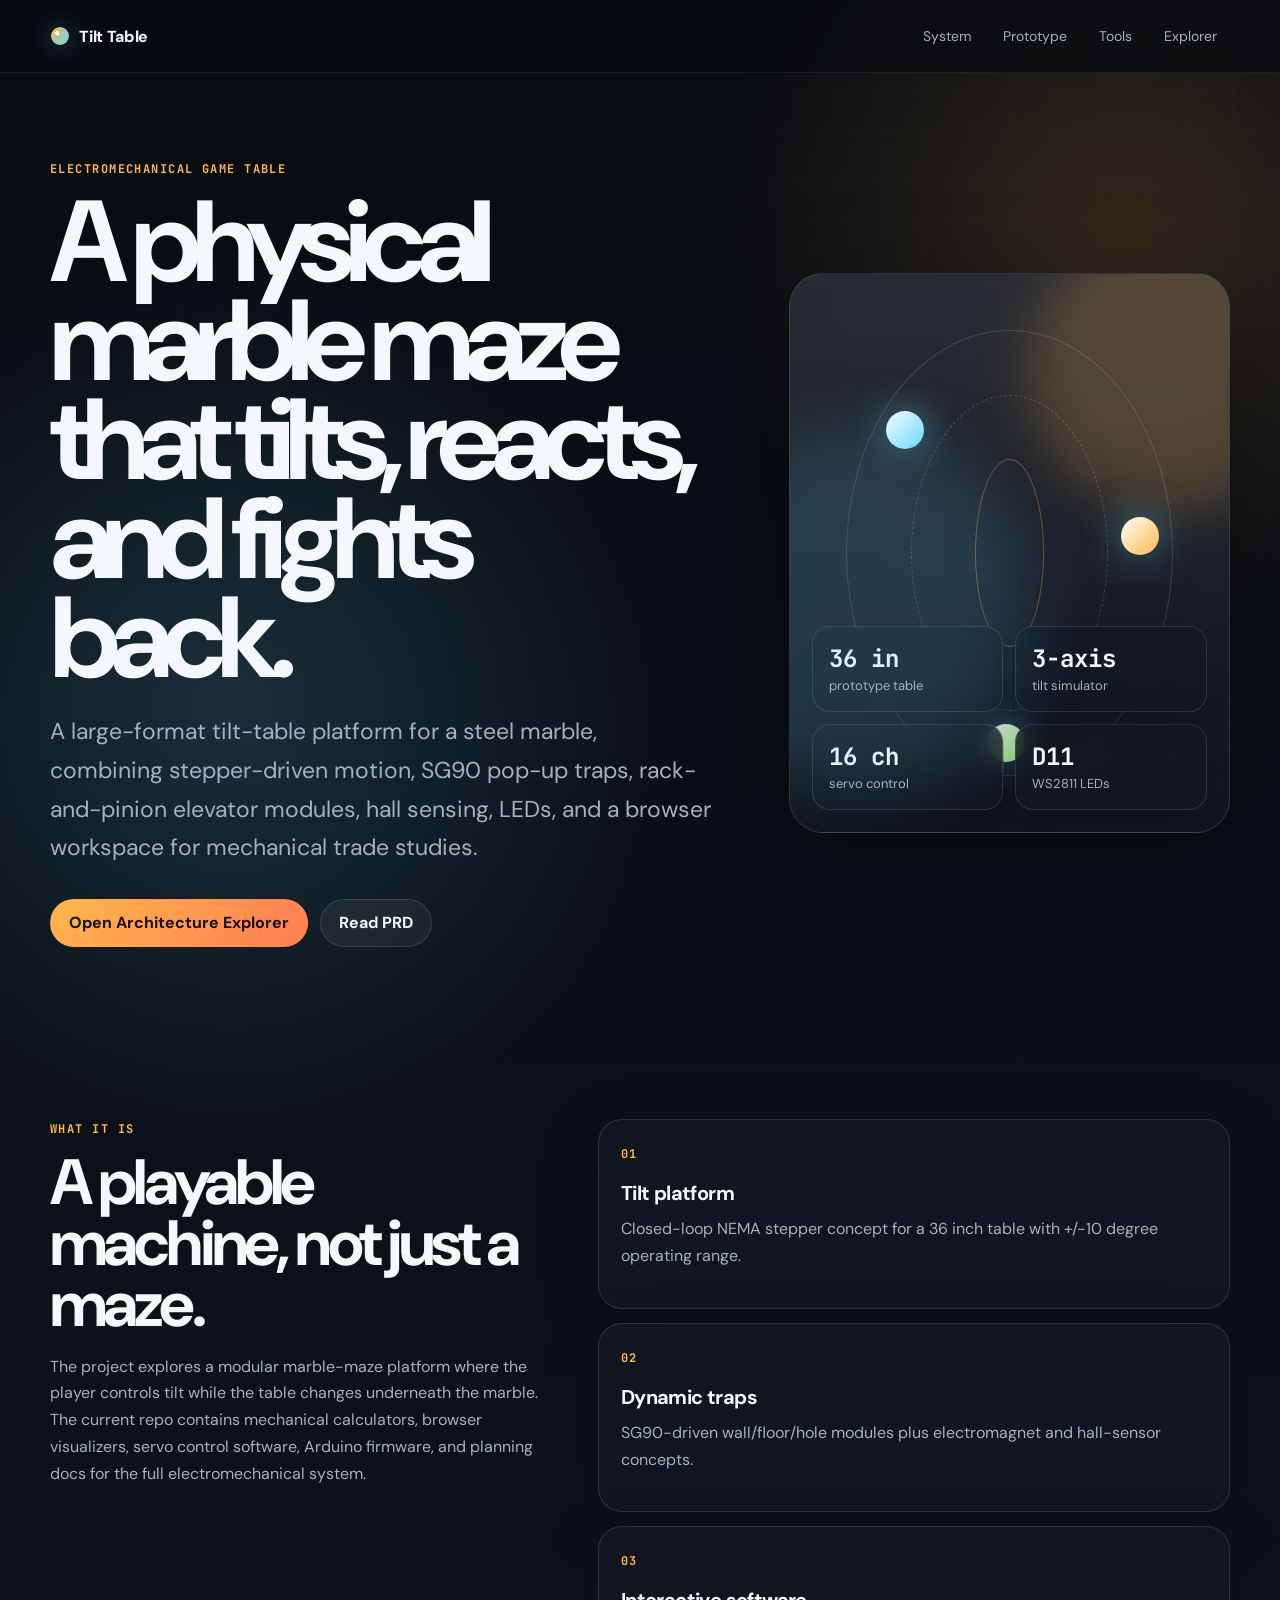
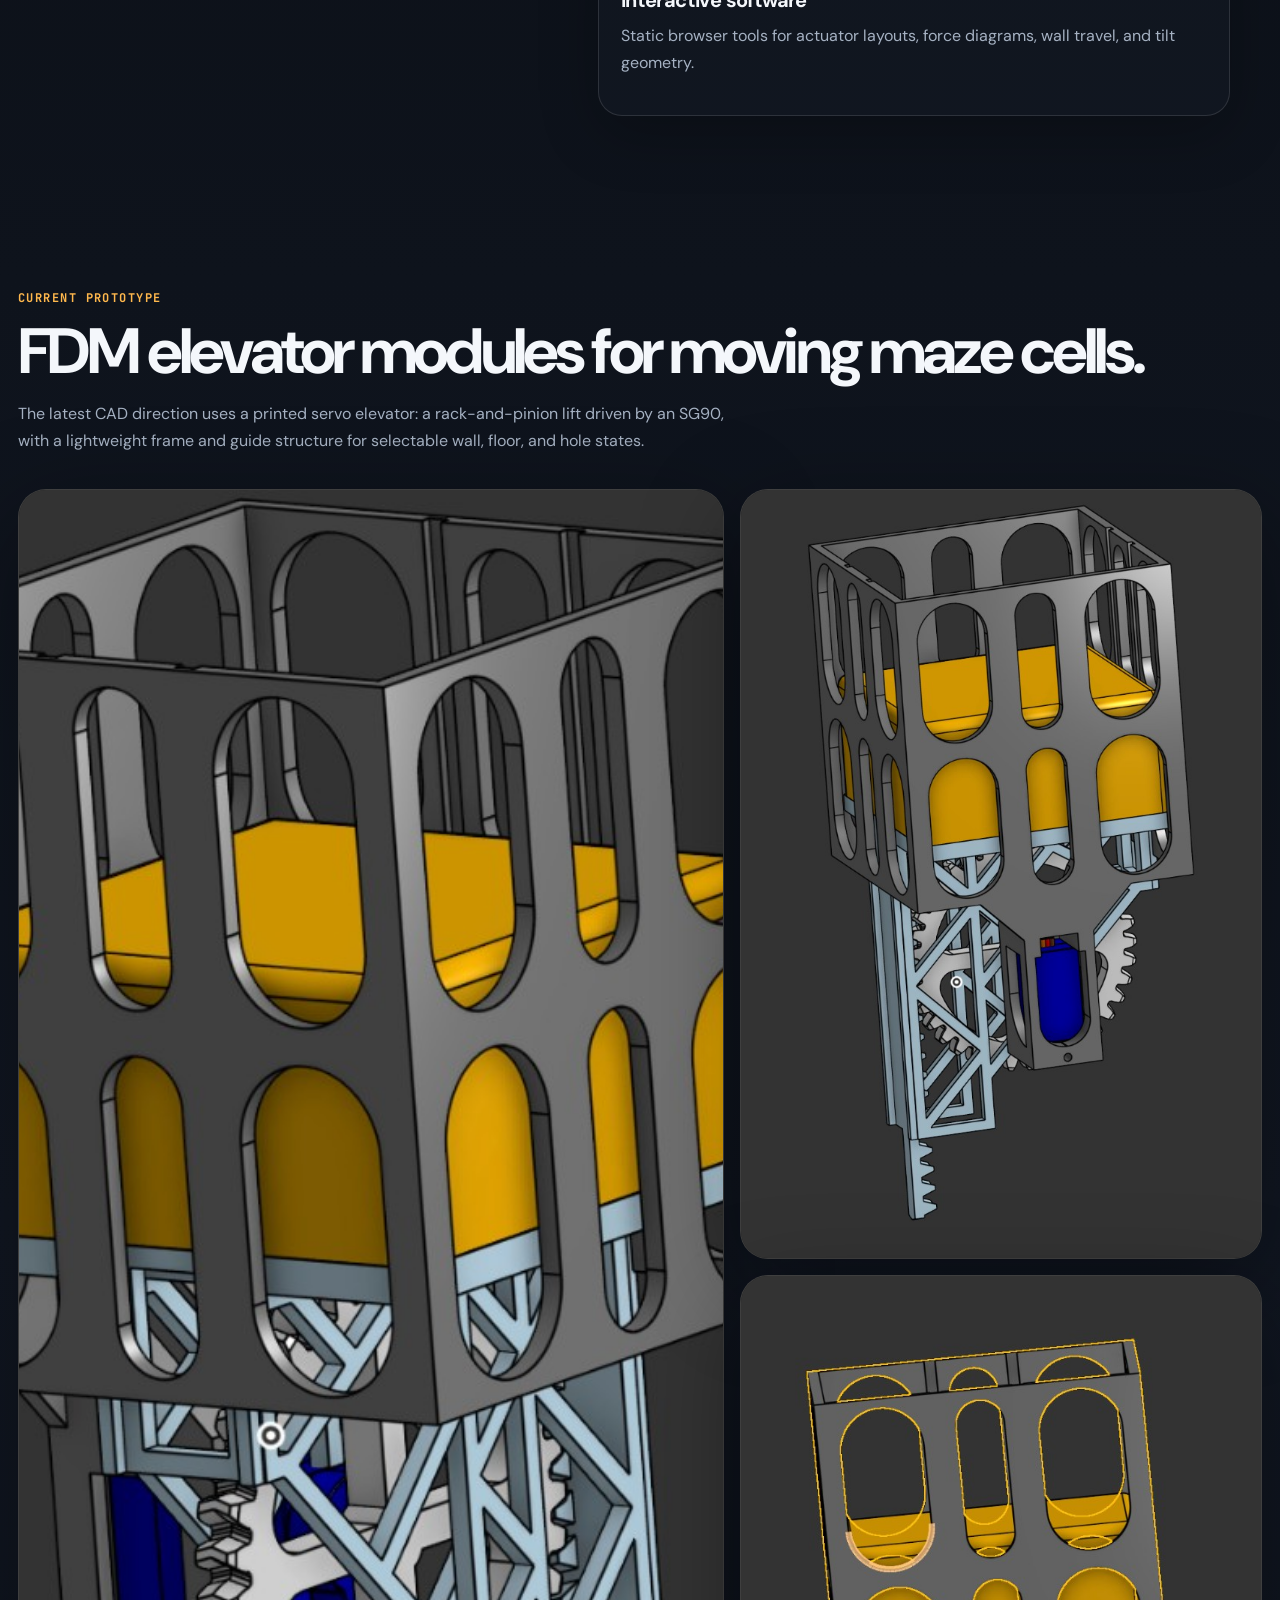
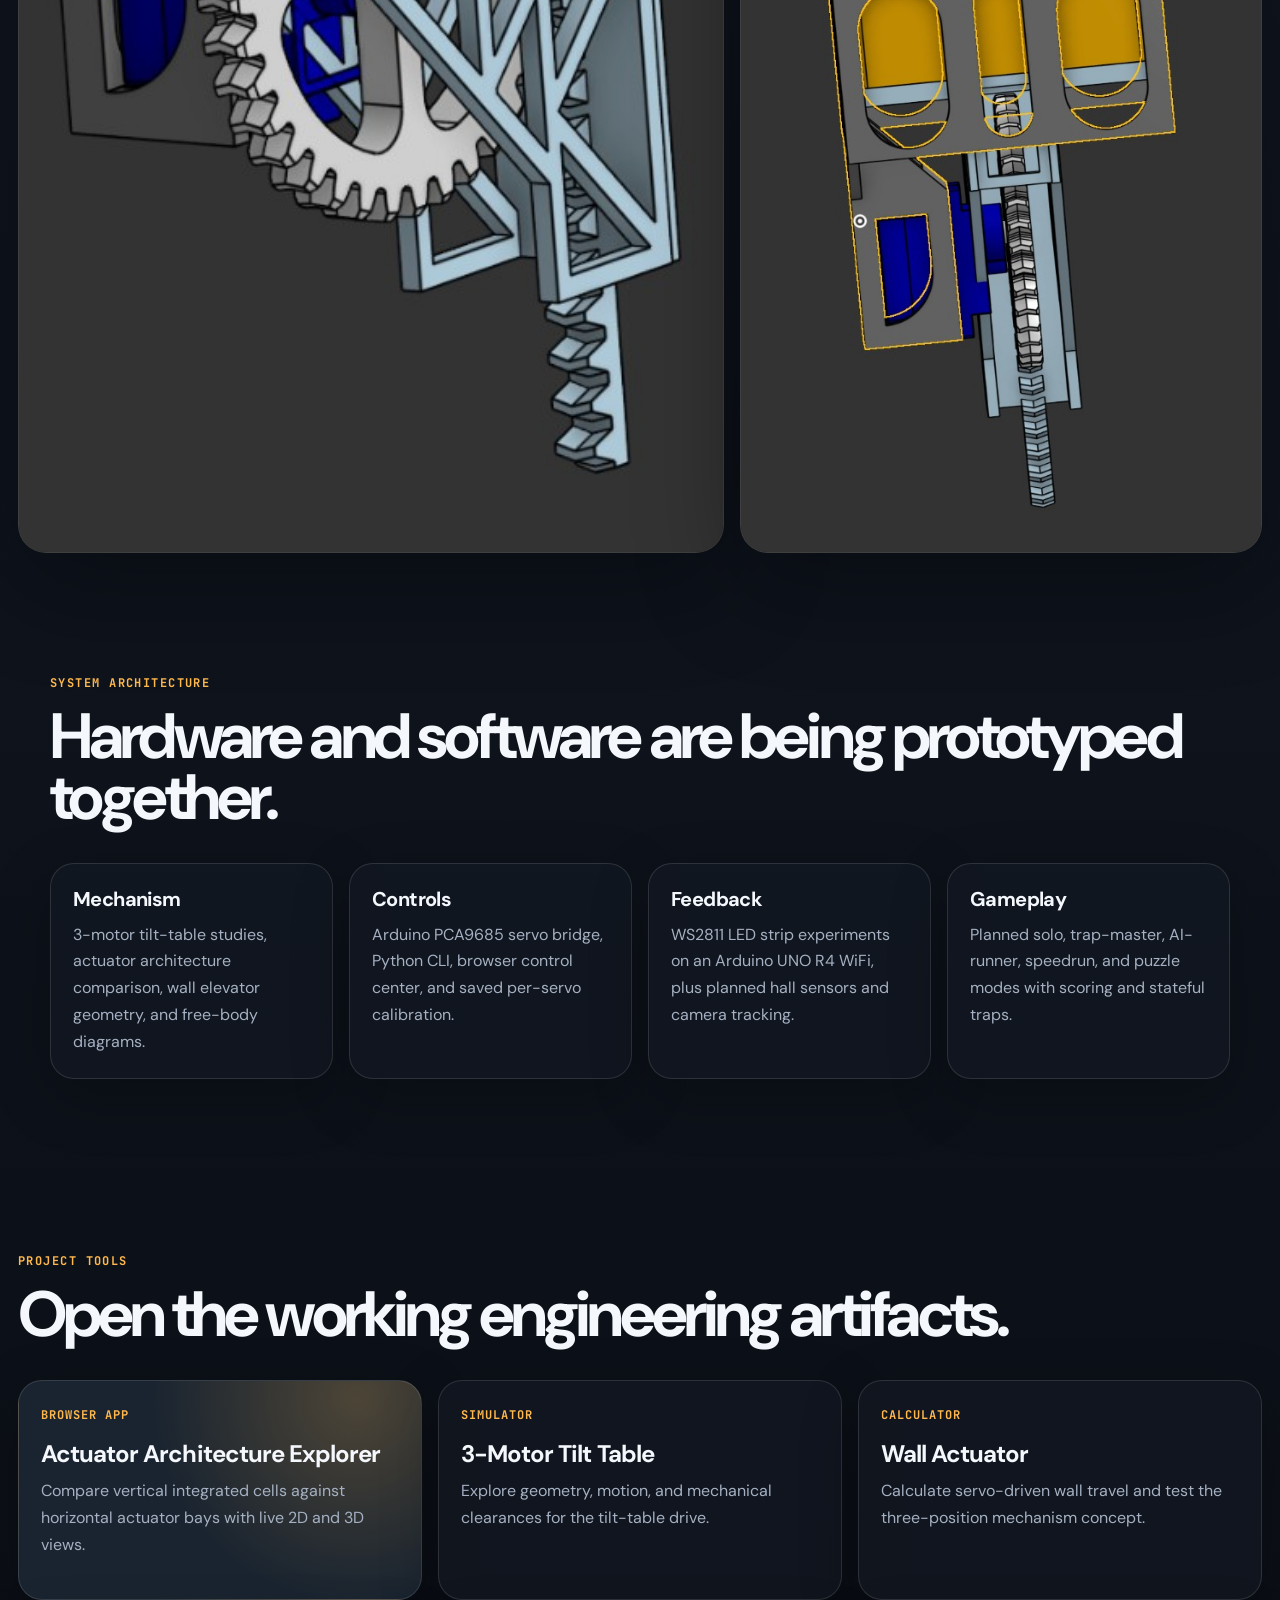
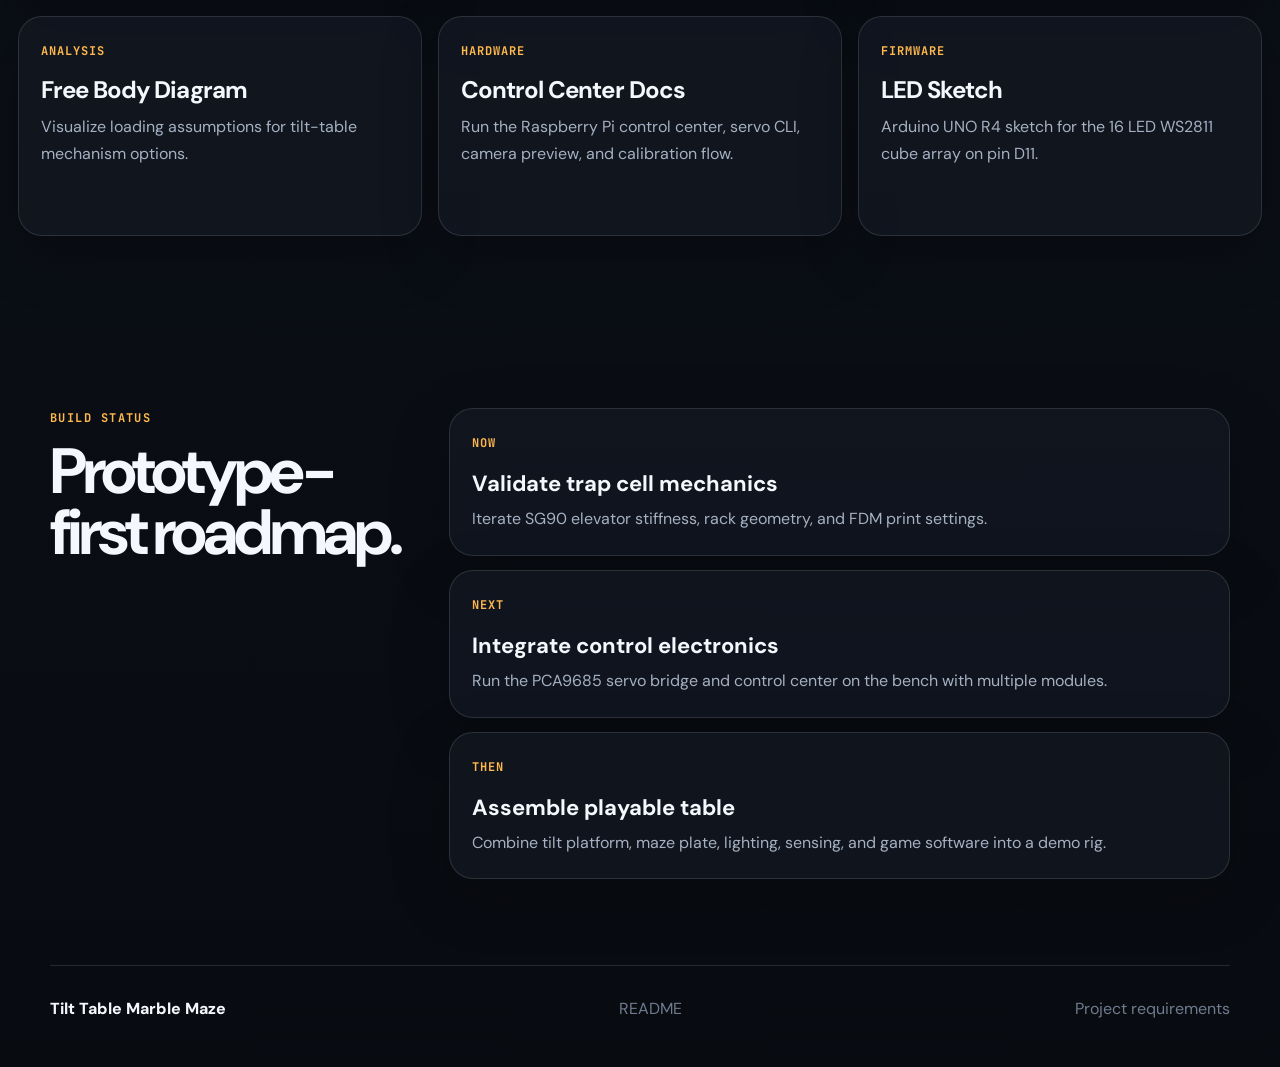
<file: design/index.html>
<!DOCTYPE html>
<html lang="en">
<head>
<meta charset="UTF-8">
<meta name="viewport" content="width=device-width, initial-scale=1.0">
<meta name="description" content="Electromechanical tilt-table marble maze with servo-actuated traps, LED feedback, browser simulation, and hardware control tooling.">
<title>Tilt Table Marble Maze</title>
<link rel="preconnect" href="https://fonts.googleapis.com">
<link rel="preconnect" href="https://fonts.gstatic.com" crossorigin>
<link href="https://fonts.googleapis.com/css2?family=DM+Sans:wght@400;500;700;800&family=JetBrains+Mono:wght@500;700&display=swap" rel="stylesheet">
<link rel="stylesheet" href="./styles/site.css">
</head>
<body>
<header class="site-header">
  <a class="brand" href="#top" aria-label="Tilt Table Marble Maze home">
    <span class="brand-mark"></span>
    <span>Tilt Table</span>
  </a>
  <nav class="site-nav" aria-label="Project navigation">
    <a href="#system">System</a>
    <a href="#prototype">Prototype</a>
    <a href="#tools">Tools</a>
    <a href="./architecture-explorer.html">Explorer</a>
  </nav>
</header>

<main id="top">
  <section class="hero section">
    <div class="hero-copy">
      <p class="eyebrow">Electromechanical game table</p>
      <h1>A physical marble maze that tilts, reacts, and fights back.</h1>
      <p class="hero-lede">
        A large-format tilt-table platform for a steel marble, combining stepper-driven motion,
        SG90 pop-up traps, rack-and-pinion elevator modules, hall sensing, LEDs, and a browser
        workspace for mechanical trade studies.
      </p>
      <div class="hero-actions">
        <a class="button primary" href="./architecture-explorer.html">Open Architecture Explorer</a>
        <a class="button secondary" href="./PRD.md">Read PRD</a>
      </div>
    </div>

    <div class="hero-card" aria-label="Project status summary">
      <div class="orbital">
        <span></span>
        <span></span>
        <span></span>
      </div>
      <div class="status-grid">
        <div>
          <strong>36 in</strong>
          <span>prototype table</span>
        </div>
        <div>
          <strong>3-axis</strong>
          <span>tilt simulator</span>
        </div>
        <div>
          <strong>16 ch</strong>
          <span>servo control</span>
        </div>
        <div>
          <strong>D11</strong>
          <span>WS2811 LEDs</span>
        </div>
      </div>
    </div>
  </section>

  <section class="section intro-grid" id="system">
    <div class="section-copy">
      <p class="eyebrow">What it is</p>
      <h2>A playable machine, not just a maze.</h2>
      <p>
        The project explores a modular marble-maze platform where the player controls tilt while
        the table changes underneath the marble. The current repo contains mechanical calculators,
        browser visualizers, servo control software, Arduino firmware, and planning docs for the
        full electromechanical system.
      </p>
    </div>
    <div class="feature-list">
      <article>
        <span>01</span>
        <h3>Tilt platform</h3>
        <p>Closed-loop NEMA stepper concept for a 36 inch table with +/-10 degree operating range.</p>
      </article>
      <article>
        <span>02</span>
        <h3>Dynamic traps</h3>
        <p>SG90-driven wall/floor/hole modules plus electromagnet and hall-sensor concepts.</p>
      </article>
      <article>
        <span>03</span>
        <h3>Interactive software</h3>
        <p>Static browser tools for actuator layouts, force diagrams, wall travel, and tilt geometry.</p>
      </article>
    </div>
  </section>

  <section class="section gallery-section" id="prototype">
    <div class="section-heading">
      <p class="eyebrow">Current prototype</p>
      <h2>FDM elevator modules for moving maze cells.</h2>
      <p>
        The latest CAD direction uses a printed servo elevator: a rack-and-pinion lift driven by
        an SG90, with a lightweight frame and guide structure for selectable wall, floor, and hole states.
      </p>
    </div>
    <div class="gallery">
      <figure class="gallery-large">
        <img src="./assets/site/elevator-mechanism-front.png" alt="CAD view of the FDM elevator mechanism with trussed rail and servo gear train">
      </figure>
      <figure>
        <img src="./assets/site/elevator-mechanism-iso.png" alt="Isometric CAD view of the elevator mechanism inside the maze cell frame">
      </figure>
      <figure>
        <img src="./assets/site/elevator-mechanism-side.png" alt="Side CAD view of the elevator mechanism and rack">
      </figure>
    </div>
  </section>

  <section class="section system-map">
    <div class="section-heading">
      <p class="eyebrow">System architecture</p>
      <h2>Hardware and software are being prototyped together.</h2>
    </div>
    <div class="map-grid">
      <article class="map-card">
        <h3>Mechanism</h3>
        <p>3-motor tilt-table studies, actuator architecture comparison, wall elevator geometry, and free-body diagrams.</p>
      </article>
      <article class="map-card">
        <h3>Controls</h3>
        <p>Arduino PCA9685 servo bridge, Python CLI, browser control center, and saved per-servo calibration.</p>
      </article>
      <article class="map-card">
        <h3>Feedback</h3>
        <p>WS2811 LED strip experiments on an Arduino UNO R4 WiFi, plus planned hall sensors and camera tracking.</p>
      </article>
      <article class="map-card">
        <h3>Gameplay</h3>
        <p>Planned solo, trap-master, AI-runner, speedrun, and puzzle modes with scoring and stateful traps.</p>
      </article>
    </div>
  </section>

  <section class="section tools-section" id="tools">
    <div class="section-heading">
      <p class="eyebrow">Project tools</p>
      <h2>Open the working engineering artifacts.</h2>
    </div>
    <div class="tool-grid">
      <a class="tool-card featured" href="./architecture-explorer.html">
        <span>Browser app</span>
        <strong>Actuator Architecture Explorer</strong>
        <p>Compare vertical integrated cells against horizontal actuator bays with live 2D and 3D views.</p>
      </a>
      <a class="tool-card" href="./tilt-table-simulator.html">
        <span>Simulator</span>
        <strong>3-Motor Tilt Table</strong>
        <p>Explore geometry, motion, and mechanical clearances for the tilt-table drive.</p>
      </a>
      <a class="tool-card" href="./wall-actuator-calc.html">
        <span>Calculator</span>
        <strong>Wall Actuator</strong>
        <p>Calculate servo-driven wall travel and test the three-position mechanism concept.</p>
      </a>
      <a class="tool-card" href="./fbd-visualization.html">
        <span>Analysis</span>
        <strong>Free Body Diagram</strong>
        <p>Visualize loading assumptions for tilt-table mechanism options.</p>
      </a>
      <a class="tool-card" href="./hardware/README.md">
        <span>Hardware</span>
        <strong>Control Center Docs</strong>
        <p>Run the Raspberry Pi control center, servo CLI, camera preview, and calibration flow.</p>
      </a>
      <a class="tool-card" href="./hardware/arduino/tilt_table_leds/tilt_table_leds.ino">
        <span>Firmware</span>
        <strong>LED Sketch</strong>
        <p>Arduino UNO R4 sketch for the 16 LED WS2811 cube array on pin D11.</p>
      </a>
    </div>
  </section>

  <section class="section build-log">
    <div>
      <p class="eyebrow">Build status</p>
      <h2>Prototype-first roadmap.</h2>
    </div>
    <ol class="timeline">
      <li>
        <span>Now</span>
        <strong>Validate trap cell mechanics</strong>
        <p>Iterate SG90 elevator stiffness, rack geometry, and FDM print settings.</p>
      </li>
      <li>
        <span>Next</span>
        <strong>Integrate control electronics</strong>
        <p>Run the PCA9685 servo bridge and control center on the bench with multiple modules.</p>
      </li>
      <li>
        <span>Then</span>
        <strong>Assemble playable table</strong>
        <p>Combine tilt platform, maze plate, lighting, sensing, and game software into a demo rig.</p>
      </li>
    </ol>
  </section>
</main>

<footer class="site-footer">
  <span>Tilt Table Marble Maze</span>
  <a href="./README.md">README</a>
  <a href="./PRD.md">Project requirements</a>
</footer>
</body>
</html>
</file>
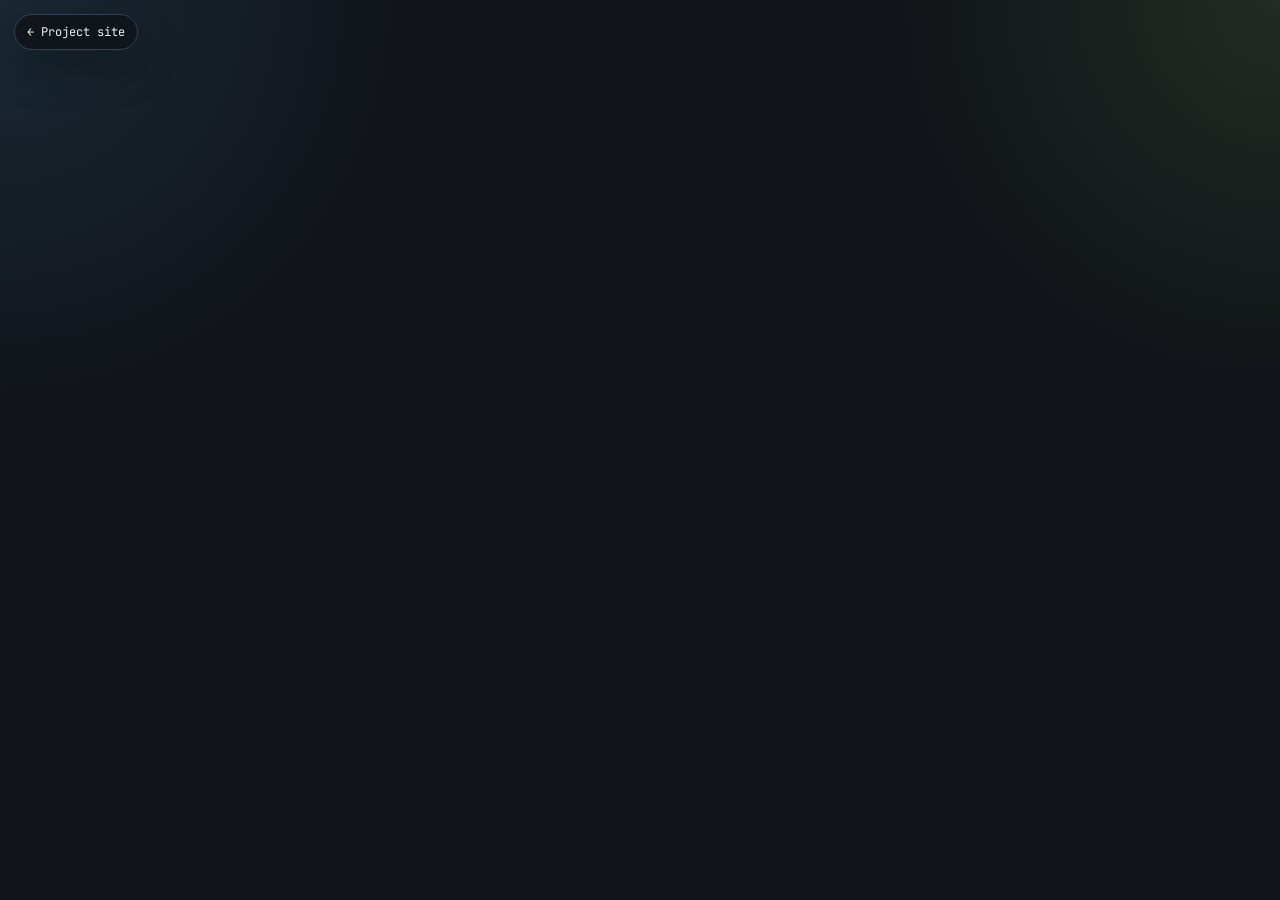
<file: design/architecture-explorer.html>
<!DOCTYPE html>
<html lang="en">
<head>
<meta charset="UTF-8">
<meta name="viewport" content="width=device-width, initial-scale=1.0">
<title>Actuator Architecture Explorer | Tilt Table</title>
<link href="https://fonts.googleapis.com/css2?family=JetBrains+Mono:wght@400;600;700&family=DM+Sans:wght@400;500;700&display=swap" rel="stylesheet">
<link rel="stylesheet" href="./styles/app.css">
</head>
<body>
<a class="site-return" href="./index.html">&larr; Project site</a>
<div id="app"></div>
<script type="module" src="./app/main.js"></script>
</body>
</html>
</file>
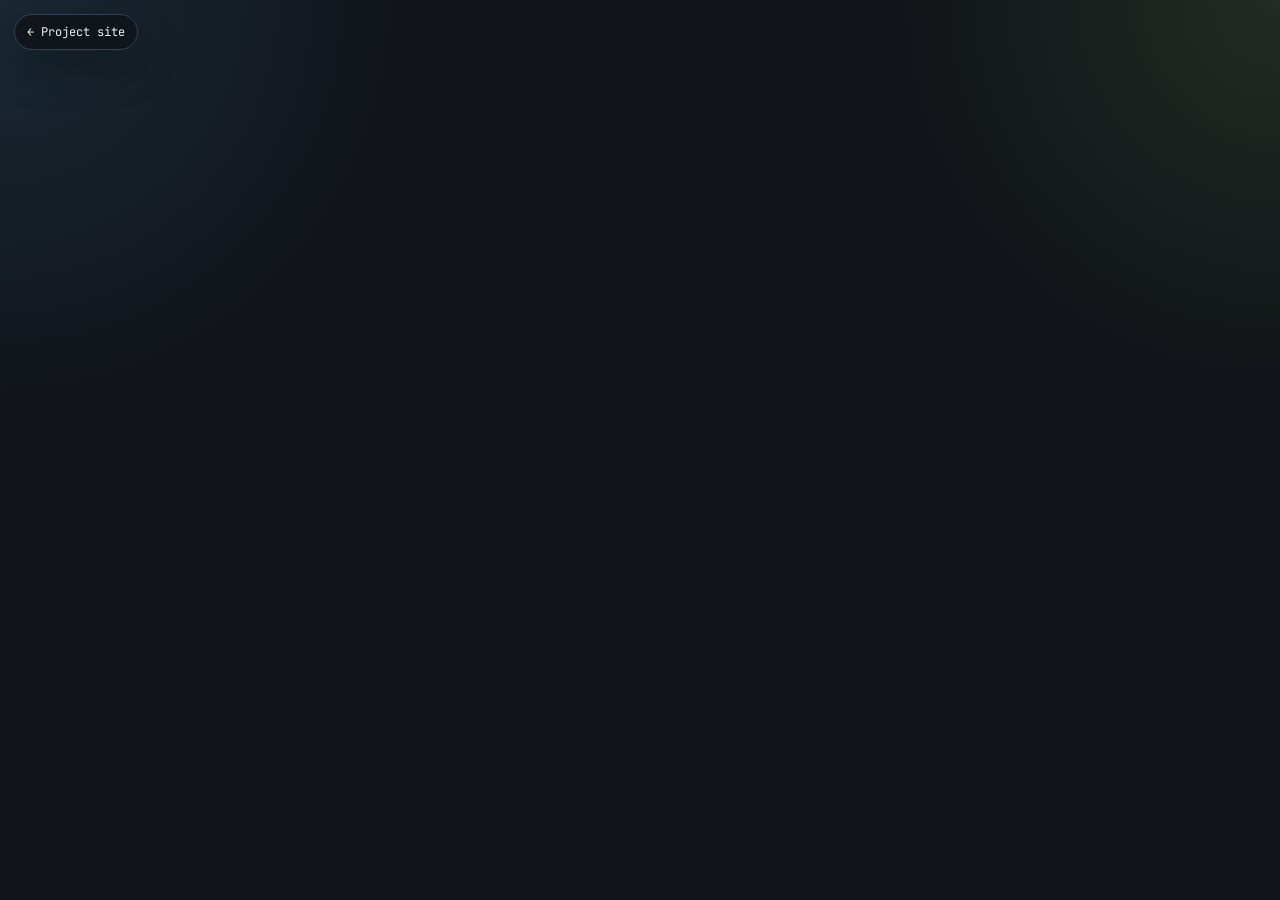
<file: design/grid-comparison.html>
<!DOCTYPE html>
<html lang="en">
<head>
<meta charset="UTF-8">
<meta http-equiv="refresh" content="0; url=./architecture-explorer.html">
<meta name="viewport" content="width=device-width, initial-scale=1.0">
<title>Grid Comparison Moved</title>
<style>
body {
  margin: 0;
  min-height: 100vh;
  display: grid;
  place-items: center;
  background: #111318;
  color: #eef1f4;
  font-family: "DM Sans", sans-serif;
}
.card {
  max-width: 560px;
  padding: 28px;
  border-radius: 18px;
  background: #1c2028;
  border: 1px solid #313846;
  box-shadow: 0 24px 64px rgba(0, 0, 0, 0.28);
}
a { color: #ffb35a; }
</style>
<script>
window.location.replace(new URL('./architecture-explorer.html', window.location.href));
</script>
</head>
<body>
<div class="card">
  <h1>Grid comparison moved</h1>
  <p>The redesigned workspace now starts at <a href="./architecture-explorer.html">architecture-explorer.html</a>.</p>
</div>
</body>
</html>
</file>
<file: design/styles/site.css>
:root {
  --bg: #080b10;
  --bg-2: #111722;
  --surface: rgba(18, 24, 34, 0.78);
  --surface-strong: rgba(29, 38, 52, 0.92);
  --line: rgba(255, 255, 255, 0.12);
  --text: #f4f7fb;
  --muted: #a5b1c2;
  --dim: #6f7c8f;
  --gold: #ffb84d;
  --cyan: #69d8ff;
  --blue: #7ba4ff;
  --green: #9af082;
  --shadow: 0 28px 100px rgba(0, 0, 0, 0.38);
}

* {
  box-sizing: border-box;
}

html {
  scroll-behavior: smooth;
}

body {
  margin: 0;
  background:
    radial-gradient(circle at 18% 12%, rgba(105, 216, 255, 0.16), transparent 28rem),
    radial-gradient(circle at 88% 4%, rgba(255, 184, 77, 0.16), transparent 26rem),
    linear-gradient(180deg, #080b10 0%, #111722 48%, #080b10 100%);
  color: var(--text);
  font-family: "DM Sans", system-ui, sans-serif;
}

body::before {
  content: "";
  position: fixed;
  inset: 0;
  pointer-events: none;
  background-image:
    linear-gradient(rgba(255, 255, 255, 0.035) 1px, transparent 1px),
    linear-gradient(90deg, rgba(255, 255, 255, 0.035) 1px, transparent 1px);
  background-size: 44px 44px;
  mask-image: linear-gradient(180deg, rgba(0, 0, 0, 0.65), transparent 72%);
}

img {
  display: block;
  width: 100%;
}

a {
  color: inherit;
  text-decoration: none;
}

.site-header {
  position: sticky;
  top: 0;
  z-index: 10;
  display: flex;
  align-items: center;
  justify-content: space-between;
  gap: 24px;
  padding: 18px clamp(18px, 4vw, 56px);
  border-bottom: 1px solid rgba(255, 255, 255, 0.08);
  background: rgba(8, 11, 16, 0.72);
  backdrop-filter: blur(18px);
}

.brand,
.site-nav,
.hero-actions,
.site-footer {
  display: flex;
  align-items: center;
}

.brand {
  gap: 10px;
  font-weight: 800;
  letter-spacing: -0.02em;
}

.brand-mark {
  width: 18px;
  height: 18px;
  border-radius: 50%;
  background:
    radial-gradient(circle at 35% 35%, #fff 0 12%, transparent 13%),
    linear-gradient(135deg, var(--gold), var(--cyan));
  box-shadow: 0 0 28px rgba(105, 216, 255, 0.42);
}

.site-nav {
  gap: 8px;
  color: var(--muted);
  font-size: 14px;
}

.site-nav a {
  padding: 9px 12px;
  border-radius: 999px;
  transition: color 0.16s ease, background 0.16s ease;
}

.site-nav a:hover {
  color: var(--text);
  background: rgba(255, 255, 255, 0.07);
}

.section {
  width: min(1180px, calc(100% - 36px));
  margin: 0 auto;
  padding: 86px 0;
}

.hero {
  min-height: calc(100vh - 76px);
  display: grid;
  grid-template-columns: minmax(0, 1.08fr) minmax(320px, 0.72fr);
  align-items: center;
  gap: clamp(30px, 6vw, 78px);
}

.eyebrow {
  margin: 0 0 14px;
  color: var(--gold);
  font-family: "JetBrains Mono", monospace;
  font-size: 12px;
  font-weight: 700;
  letter-spacing: 0.12em;
  text-transform: uppercase;
}

h1,
h2,
h3,
p {
  margin-top: 0;
}

h1 {
  margin-bottom: 24px;
  max-width: 11ch;
  font-size: clamp(58px, 9vw, 126px);
  line-height: 0.86;
  letter-spacing: -0.085em;
}

h2 {
  margin-bottom: 18px;
  font-size: clamp(34px, 5vw, 68px);
  line-height: 0.95;
  letter-spacing: -0.06em;
}

h3 {
  margin-bottom: 10px;
  font-size: 20px;
  letter-spacing: -0.03em;
}

p {
  color: var(--muted);
  line-height: 1.68;
}

.hero-lede {
  max-width: 680px;
  font-size: clamp(18px, 2vw, 23px);
}

.hero-actions {
  flex-wrap: wrap;
  gap: 12px;
  margin-top: 32px;
}

.button {
  display: inline-flex;
  align-items: center;
  justify-content: center;
  min-height: 48px;
  padding: 0 18px;
  border-radius: 999px;
  border: 1px solid var(--line);
  font-weight: 700;
  transition: transform 0.16s ease, border-color 0.16s ease, background 0.16s ease;
}

.button:hover {
  transform: translateY(-2px);
}

.button.primary {
  border-color: transparent;
  background: linear-gradient(135deg, var(--gold), #ff7c54);
  color: #15100a;
}

.button.secondary {
  background: rgba(255, 255, 255, 0.055);
}

.hero-card {
  position: relative;
  overflow: hidden;
  min-height: 560px;
  border: 1px solid var(--line);
  border-radius: 34px;
  background:
    linear-gradient(180deg, rgba(255, 255, 255, 0.09), transparent),
    var(--surface);
  box-shadow: var(--shadow);
}

.hero-card::before,
.hero-card::after {
  content: "";
  position: absolute;
  border-radius: 50%;
}

.hero-card::before {
  width: 280px;
  height: 280px;
  right: -80px;
  top: -40px;
  background: rgba(255, 184, 77, 0.2);
  filter: blur(26px);
}

.hero-card::after {
  width: 360px;
  height: 360px;
  left: -120px;
  bottom: 40px;
  background: rgba(105, 216, 255, 0.16);
  filter: blur(34px);
}

.orbital {
  position: absolute;
  inset: 56px;
  border: 1px solid rgba(255, 255, 255, 0.14);
  border-radius: 50%;
}

.orbital::before,
.orbital::after {
  content: "";
  position: absolute;
  inset: 64px;
  border: 1px dashed rgba(255, 255, 255, 0.18);
  border-radius: 50%;
}

.orbital::after {
  inset: 128px;
  border-style: solid;
  border-color: rgba(255, 184, 77, 0.34);
}

.orbital span {
  position: absolute;
  width: 38px;
  height: 38px;
  border-radius: 50%;
  background: linear-gradient(135deg, #fff, var(--cyan));
  box-shadow: 0 0 38px rgba(105, 216, 255, 0.5);
}

.orbital span:nth-child(1) {
  top: 18%;
  left: 12%;
}

.orbital span:nth-child(2) {
  right: 4%;
  top: 42%;
  background: linear-gradient(135deg, #fff, var(--gold));
}

.orbital span:nth-child(3) {
  left: 43%;
  bottom: 3%;
  background: linear-gradient(135deg, #fff, var(--green));
}

.status-grid {
  position: absolute;
  inset-inline: 22px;
  bottom: 22px;
  display: grid;
  grid-template-columns: repeat(2, minmax(0, 1fr));
  gap: 12px;
}

.status-grid div,
.feature-list article,
.map-card,
.tool-card,
.timeline li {
  border: 1px solid var(--line);
  background: var(--surface);
  box-shadow: 0 18px 60px rgba(0, 0, 0, 0.24);
}

.status-grid div {
  padding: 16px;
  border-radius: 18px;
  backdrop-filter: blur(12px);
}

.status-grid strong {
  display: block;
  font-family: "JetBrains Mono", monospace;
  font-size: 24px;
}

.status-grid span {
  color: var(--muted);
  font-size: 13px;
}

.intro-grid {
  display: grid;
  grid-template-columns: minmax(0, 0.8fr) minmax(0, 1fr);
  gap: 42px;
  align-items: start;
}

.section-copy p,
.section-heading p {
  max-width: 720px;
}

.feature-list {
  display: grid;
  gap: 14px;
}

.feature-list article,
.map-card,
.tool-card {
  border-radius: 24px;
  padding: 22px;
}

.feature-list span,
.tool-card span,
.timeline span {
  display: inline-flex;
  margin-bottom: 18px;
  color: var(--gold);
  font-family: "JetBrains Mono", monospace;
  font-size: 12px;
  font-weight: 700;
  letter-spacing: 0.08em;
  text-transform: uppercase;
}

.gallery-section,
.tools-section {
  width: min(1280px, calc(100% - 36px));
}

.section-heading {
  margin-bottom: 34px;
}

.gallery {
  display: grid;
  grid-template-columns: 1.15fr 0.85fr;
  gap: 16px;
}

.gallery figure {
  margin: 0;
  overflow: hidden;
  border: 1px solid var(--line);
  border-radius: 28px;
  background: #242424;
  box-shadow: var(--shadow);
}

.gallery figure:not(.gallery-large) {
  min-height: 320px;
}

.gallery-large {
  grid-row: span 2;
}

.gallery img {
  height: 100%;
  object-fit: cover;
}

.system-map {
  padding-top: 34px;
}

.map-grid,
.tool-grid {
  display: grid;
  grid-template-columns: repeat(4, minmax(0, 1fr));
  gap: 16px;
}

.map-card p,
.tool-card p,
.timeline p {
  margin-bottom: 0;
}

.tool-grid {
  grid-template-columns: repeat(3, minmax(0, 1fr));
}

.tool-card {
  min-height: 220px;
  transition: transform 0.16s ease, border-color 0.16s ease, background 0.16s ease;
}

.tool-card:hover {
  transform: translateY(-4px);
  border-color: rgba(255, 184, 77, 0.42);
  background: var(--surface-strong);
}

.tool-card strong {
  display: block;
  margin-bottom: 12px;
  font-size: 24px;
  line-height: 1.05;
  letter-spacing: -0.04em;
}

.tool-card.featured {
  background:
    radial-gradient(circle at 84% 8%, rgba(255, 184, 77, 0.22), transparent 52%),
    var(--surface-strong);
}

.build-log {
  display: grid;
  grid-template-columns: minmax(220px, 0.46fr) minmax(0, 1fr);
  gap: 40px;
  align-items: start;
}

.timeline {
  display: grid;
  gap: 14px;
  margin: 0;
  padding: 0;
  list-style: none;
}

.timeline li {
  border-radius: 24px;
  padding: 22px;
}

.timeline strong {
  display: block;
  margin-bottom: 8px;
  font-size: 22px;
}

.site-footer {
  justify-content: space-between;
  gap: 18px;
  flex-wrap: wrap;
  width: min(1180px, calc(100% - 36px));
  margin: 0 auto;
  padding: 32px 0 48px;
  color: var(--dim);
  border-top: 1px solid var(--line);
}

.site-footer span {
  color: var(--text);
  font-weight: 800;
}

.site-footer a:hover {
  color: var(--text);
}

@media (max-width: 980px) {
  .hero,
  .intro-grid,
  .build-log {
    grid-template-columns: 1fr;
  }

  .hero {
    min-height: auto;
    padding-top: 70px;
  }

  .hero-card {
    min-height: 440px;
  }

  .map-grid,
  .tool-grid {
    grid-template-columns: repeat(2, minmax(0, 1fr));
  }
}

@media (max-width: 720px) {
  .site-header {
    position: static;
    align-items: flex-start;
    flex-direction: column;
  }

  .site-nav {
    width: 100%;
    overflow-x: auto;
  }

  .section {
    padding: 58px 0;
  }

  h1 {
    font-size: clamp(52px, 18vw, 82px);
  }

  .hero-card {
    min-height: 360px;
  }

  .orbital {
    inset: 36px;
  }

  .status-grid,
  .gallery,
  .map-grid,
  .tool-grid {
    grid-template-columns: 1fr;
  }

  .gallery-large {
    grid-row: auto;
  }
}
</file>
<file: design/styles/app.css>
:root {
  --bg: #101318;
  --surface: #181c23;
  --surface-2: #202631;
  --surface-3: #262e3c;
  --border: #364154;
  --text: #eef1f4;
  --text-dim: #9aa4b3;
  --accent: #ffb35a;
  --accent-soft: rgba(255, 179, 90, 0.18);
  --vertical: #63c4ff;
  --horizontal: #9cde74;
  --good: #72d68d;
  --danger: #ff6f61;
  --wall: #c8a27f;
  --fixed-wall: #8e715f;
  --fixed-floor: #3f7896;
  --open: #6e9946;
  --actuated: #d76a50;
  --hole: #0f1116;
  --frame: #3f6278;
  --module: rgba(255, 179, 90, 0.76);
}
* { box-sizing: border-box; }
html, body { margin: 0; min-height: 100%; }
body {
  background:
    radial-gradient(circle at top left, rgba(99, 196, 255, 0.12), transparent 28%),
    radial-gradient(circle at top right, rgba(156, 222, 116, 0.12), transparent 26%),
    var(--bg);
  color: var(--text);
  font-family: 'DM Sans', sans-serif;
}
button, input { font: inherit; }
button { cursor: pointer; }
canvas { display: block; border-radius: 10px; }
a { color: var(--accent); }
.hidden { display: none !important; }
.site-return { position: fixed; top: 14px; left: 14px; z-index: 30; display: inline-flex; align-items: center; gap: 8px; padding: 9px 12px; border: 1px solid var(--border); border-radius: 999px; background: rgba(16, 19, 24, 0.84); color: var(--text); font-family: 'JetBrains Mono', monospace; font-size: 12px; text-decoration: none; backdrop-filter: blur(12px); box-shadow: 0 16px 44px rgba(0, 0, 0, 0.28); }
.site-return:hover { border-color: rgba(255, 179, 90, 0.58); }
.workspace-shell { padding: 24px; display: flex; flex-direction: column; gap: 20px; }
.workspace-header { display: flex; justify-content: space-between; gap: 20px; align-items: flex-start; padding: 20px 22px; border: 1px solid var(--border); border-radius: 18px; background: linear-gradient(180deg, rgba(32, 38, 49, 0.96), rgba(24, 28, 35, 0.96)); box-shadow: 0 24px 64px rgba(0, 0, 0, 0.24); }
.workspace-meta { display: flex; flex-direction: column; gap: 10px; max-width: 760px; }
.workspace-tag { display: inline-flex; align-items: center; gap: 8px; width: fit-content; padding: 6px 10px; border-radius: 999px; border: 1px solid var(--border); background: rgba(255, 255, 255, 0.02); color: var(--text-dim); font-family: 'JetBrains Mono', monospace; font-size: 11px; letter-spacing: 0.04em; text-transform: uppercase; }
.workspace-header h1 { margin: 0; font-size: clamp(28px, 3vw, 40px); line-height: 1.05; }
.workspace-header p { margin: 0; color: var(--text-dim); line-height: 1.55; max-width: 70ch; }
.workspace-switcher { display: grid; grid-template-columns: repeat(2, minmax(220px, 260px)); gap: 10px; }
.switch-button { appearance: none; border: 1px solid var(--border); background: rgba(255, 255, 255, 0.02); color: var(--text); padding: 14px 16px; border-radius: 14px; text-align: left; transition: transform 0.18s ease, border-color 0.18s ease, background 0.18s ease; }
.switch-button:hover { transform: translateY(-1px); border-color: rgba(255, 179, 90, 0.5); }
.switch-button.is-active { background: rgba(255, 179, 90, 0.12); border-color: var(--accent); }
.switch-button strong { display: block; margin-bottom: 6px; font-family: 'JetBrains Mono', monospace; font-size: 13px; }
.switch-button span { color: var(--text-dim); font-size: 13px; line-height: 1.45; }
.workspace-summary { display: flex; flex-wrap: wrap; gap: 10px; }
.summary-chip { padding: 9px 12px; border-radius: 999px; border: 1px solid var(--border); background: rgba(255, 255, 255, 0.03); color: var(--text-dim); font-size: 12px; }
.view-shell { display: flex; flex-direction: column; gap: 20px; }
.view-intro { display: flex; justify-content: space-between; gap: 24px; padding: 18px 20px; border-radius: 18px; border: 1px solid var(--border); background: rgba(24, 28, 35, 0.88); }
.view-intro h2 { margin: 0 0 8px; font-size: 24px; }
.view-intro p { margin: 0; color: var(--text-dim); line-height: 1.6; max-width: 66ch; }
.view-kicker { font-family: 'JetBrains Mono', monospace; font-size: 11px; text-transform: uppercase; letter-spacing: 0.08em; color: var(--accent); margin-bottom: 6px; }
.view-grid { display: grid; grid-template-columns: minmax(0, 1fr) 360px; gap: 20px; align-items: start; }
.panel-stack { display: flex; flex-direction: column; gap: 20px; }
.panel { border: 1px solid var(--border); border-radius: 18px; overflow: hidden; background: linear-gradient(180deg, rgba(32, 38, 49, 0.9), rgba(24, 28, 35, 0.92)); box-shadow: 0 18px 54px rgba(0, 0, 0, 0.2); }
.panel-header { padding: 15px 18px; border-bottom: 1px solid var(--border); background: rgba(255, 255, 255, 0.02); }
.panel-header h3 { margin: 0 0 6px; font-size: 15px; font-family: 'JetBrains Mono', monospace; }
.panel-header p { margin: 0; color: var(--text-dim); line-height: 1.5; font-size: 13px; }
.panel-body { padding: 18px; }
.panel-note { padding: 14px 18px; border-top: 1px solid var(--border); background: rgba(255, 255, 255, 0.03); color: var(--text-dim); font-size: 12px; line-height: 1.55; }
.toolbar-row {
  display: flex;
  flex-wrap: wrap;
  gap: 10px;
  padding: 14px 18px;
  border-bottom: 1px solid var(--border);
  background: rgba(255, 255, 255, 0.03);
}
.toolbar-label {
  width: 100%;
  color: var(--text-dim);
  font-size: 12px;
  line-height: 1.45;
}
.chip-button {
  appearance: none;
  border: 1px solid var(--border);
  background: rgba(255, 255, 255, 0.03);
  color: var(--text-dim);
  padding: 8px 12px;
  border-radius: 999px;
  font-family: 'JetBrains Mono', monospace;
  font-size: 12px;
  transition: border-color 0.16s ease, background 0.16s ease, color 0.16s ease;
}
.chip-button:hover {
  border-color: rgba(255, 179, 90, 0.5);
  color: var(--text);
}
.chip-button.is-active {
  border-color: var(--accent);
  background: rgba(255, 179, 90, 0.14);
  color: var(--text);
}
.control-grid { display: grid; grid-template-columns: repeat(auto-fit, minmax(180px, 1fr)); gap: 14px 16px; }
.control-group { display: flex; flex-direction: column; gap: 8px; }
.control-group label { display: inline-flex; align-items: center; gap: 8px; width: fit-content; position: relative; font-family: 'JetBrains Mono', monospace; font-size: 11px; letter-spacing: 0.05em; color: var(--text-dim); text-transform: uppercase; }
.control-row { display: flex; align-items: center; gap: 10px; }
.control-row input[type="range"] { width: 100%; -webkit-appearance: none; appearance: none; height: 4px; border-radius: 999px; background: rgba(255, 255, 255, 0.12); outline: none; }
.control-row input[type="range"]::-webkit-slider-thumb { -webkit-appearance: none; appearance: none; width: 14px; height: 14px; border-radius: 50%; background: var(--accent); border: 0; }
.control-row input[type="range"]::-moz-range-thumb { width: 14px; height: 14px; border-radius: 50%; background: var(--accent); border: 0; }
.control-value { min-width: 64px; text-align: right; font-family: 'JetBrains Mono', monospace; font-size: 12px; color: var(--accent); }
.help-badge {
  display: inline-flex;
  align-items: center;
  justify-content: center;
  width: 16px;
  height: 16px;
  border-radius: 50%;
  border: 1px solid rgba(255, 255, 255, 0.12);
  background: rgba(255, 255, 255, 0.04);
  color: var(--accent);
  font-size: 10px;
  font-weight: 700;
  line-height: 1;
  cursor: help;
  position: relative;
}
.help-badge:hover,
.help-badge:focus-visible {
  border-color: rgba(255, 179, 90, 0.7);
  background: rgba(255, 179, 90, 0.16);
  outline: none;
}
.help-badge::after {
  content: attr(data-help);
  position: absolute;
  left: 50%;
  top: calc(100% + 8px);
  transform: translateX(-50%);
  min-width: 220px;
  max-width: min(320px, 70vw);
  padding: 10px 12px;
  border-radius: 10px;
  border: 1px solid rgba(255, 179, 90, 0.38);
  background: rgba(17, 23, 30, 0.96);
  color: var(--text);
  font-family: 'DM Sans', sans-serif;
  font-size: 12px;
  font-weight: 500;
  line-height: 1.45;
  letter-spacing: 0;
  text-transform: none;
  white-space: normal;
  box-shadow: 0 16px 44px rgba(0, 0, 0, 0.34);
  opacity: 0;
  visibility: hidden;
  pointer-events: none;
  z-index: 20;
  transition: opacity 0.16s ease, visibility 0.16s ease, transform 0.16s ease;
}
.help-badge::before {
  content: '';
  position: absolute;
  left: 50%;
  top: calc(100% + 2px);
  width: 10px;
  height: 10px;
  border-left: 1px solid rgba(255, 179, 90, 0.38);
  border-top: 1px solid rgba(255, 179, 90, 0.38);
  background: rgba(17, 23, 30, 0.96);
  transform: translateX(-50%) rotate(45deg);
  opacity: 0;
  visibility: hidden;
  pointer-events: none;
  z-index: 19;
  transition: opacity 0.16s ease, visibility 0.16s ease, transform 0.16s ease;
}
.help-badge:hover::after,
.help-badge:hover::before,
.help-badge:focus-visible::after,
.help-badge:focus-visible::before {
  opacity: 1;
  visibility: visible;
}
.help-badge:hover::after,
.help-badge:focus-visible::after {
  transform: translateX(-50%) translateY(0);
}
.control-note {
  margin-top: 14px;
  padding-top: 12px;
  border-top: 1px solid var(--border);
  color: var(--text-dim);
  font-size: 12px;
  line-height: 1.55;
}
.control-note strong {
  color: var(--text);
}
.control-help {
  color: var(--text-dim);
  font-size: 12px;
  line-height: 1.45;
  text-transform: none;
  letter-spacing: 0;
}
.warning-list { margin-top: 14px; padding-top: 14px; border-top: 1px solid var(--border); display: flex; flex-direction: column; gap: 8px; color: var(--danger); font-size: 12px; line-height: 1.5; }
.legend { display: flex; flex-wrap: wrap; gap: 10px 16px; padding: 14px 18px; border-bottom: 1px solid var(--border); background: rgba(255, 255, 255, 0.03); }
.legend-item { display: inline-flex; align-items: center; gap: 8px; font-size: 12px; color: var(--text-dim); }
.legend-swatch { width: 14px; height: 14px; border-radius: 4px; border: 1px solid rgba(255, 255, 255, 0.12); }
.canvas-wrap { padding: 18px; background: rgba(16, 19, 24, 0.82); display: flex; justify-content: center; }
.three-host { width: 100%; height: 480px; }
.stats-section { display: flex; flex-direction: column; }
.stats-group { padding: 14px 18px; border-bottom: 1px solid var(--border); }
.stats-group:last-child { border-bottom: 0; }
.stats-group h4 { margin: 0 0 10px; font-family: 'JetBrains Mono', monospace; font-size: 11px; text-transform: uppercase; letter-spacing: 0.08em; color: var(--text-dim); }
.stat-row { display: flex; justify-content: space-between; gap: 10px; padding: 4px 0; font-size: 13px; }
.stat-row .key { color: var(--text-dim); }
.stat-row .value { font-family: 'JetBrains Mono', monospace; font-size: 12px; text-align: right; }
.stat-row .value.good { color: var(--good); }
.stat-row .value.warn { color: var(--accent); }
.stat-row .value.danger { color: var(--danger); }
.state-grid { display: grid; grid-template-columns: repeat(3, minmax(0, 1fr)); gap: 8px; margin-top: 8px; }
.state-card { padding: 10px; border-radius: 12px; border: 1px solid var(--border); background: rgba(255, 255, 255, 0.03); }
.state-card strong { display: block; margin-bottom: 6px; font-family: 'JetBrains Mono', monospace; font-size: 12px; }
.state-card span { font-size: 12px; color: var(--text-dim); }
.state-card em { display: block; margin-top: 4px; font-family: 'JetBrains Mono', monospace; font-size: 12px; color: var(--text); font-style: normal; }
@media (max-width: 1120px) { .workspace-header, .view-intro { flex-direction: column; } .workspace-switcher { width: 100%; grid-template-columns: repeat(2, minmax(0, 1fr)); } .view-grid { grid-template-columns: 1fr; } }
@media (max-width: 760px) { .workspace-shell { padding: 16px; } .workspace-switcher { grid-template-columns: 1fr; } .control-grid { grid-template-columns: 1fr; } .three-host { height: 400px; } .state-grid { grid-template-columns: 1fr; } }
</file>
